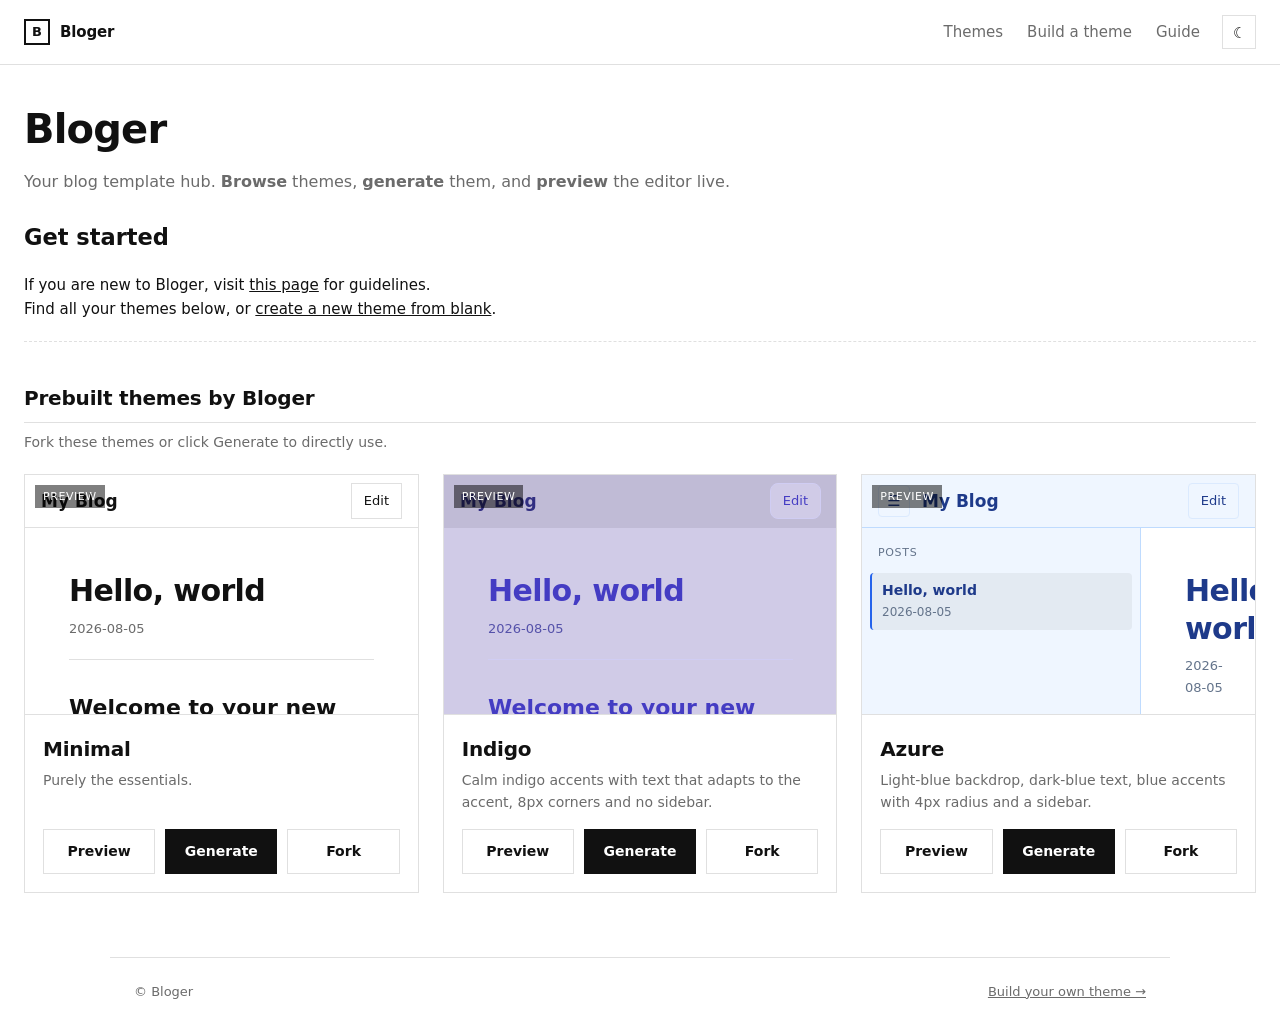
<file: index.html>
<!DOCTYPE html>
<html lang="en">
<head>
  <meta charset="UTF-8">
  <meta name="viewport" content="width=device-width, initial-scale=1.0">
  <title>Bloger — Personal Blog Template Hub</title>
  <link rel="stylesheet" href="css/tool.css">
  <script src="js/theme-mode.js"></script>
</head>
<body>
  <header id="bloger-toolbar" class="toolbar"></header>

  <main class="page">
    <h1 class="page-title">Bloger</h1>
    <p class="page-sub">
      Your blog template hub. <b>Browse</b> themes, <b>generate</b> them, and <b>preview</b> the editor live.
    </p>

    <h2>Get started</h2>
    <p>
      If you are new to Bloger, visit <a href="guideline.html">this page</a> for guidelines. <br/>
      Find all your themes below, or <a href="new-theme.html">create a new theme from blank</a>.
    </p>

    <section id="prebuilt-themes" class="section">
      <h2 class="section-title">Prebuilt themes by Bloger</h2>
      <p class="section-sub">Fork these themes or click Generate to directly use.</p>
      <div id="theme-gallery" class="theme-grid"></div>
    </section>

    <div id="gallery-error" class="msg err hidden"></div>

    <section id="saved-themes" class="section hidden">
      <h2 class="section-title">Your saved themes</h2>
      <p class="section-sub">Themes you <a href="new-theme.html">built</a> and saved in this browser. &nbsp;Readily available.</p>
      <div id="saved-grid" class="theme-grid"></div>
    </section>
  </main>

  <footer class="tool-footer">
    <span>© Bloger</span>
    <span><a href="new-theme.html">Build your own theme →</a></span>
  </footer>

  <script src="js/theme.js"></script>
  <script src="js/design.js"></script>
  <script src="js/registry.js"></script>
  <script src="js/generator.js"></script>
  <script src="js/render.js"></script>
  <script src="js/scaffold.js"></script>
  <script src="js/common.js"></script>
  <script src="js/hub.js"></script>
</body>
</html>
</file>
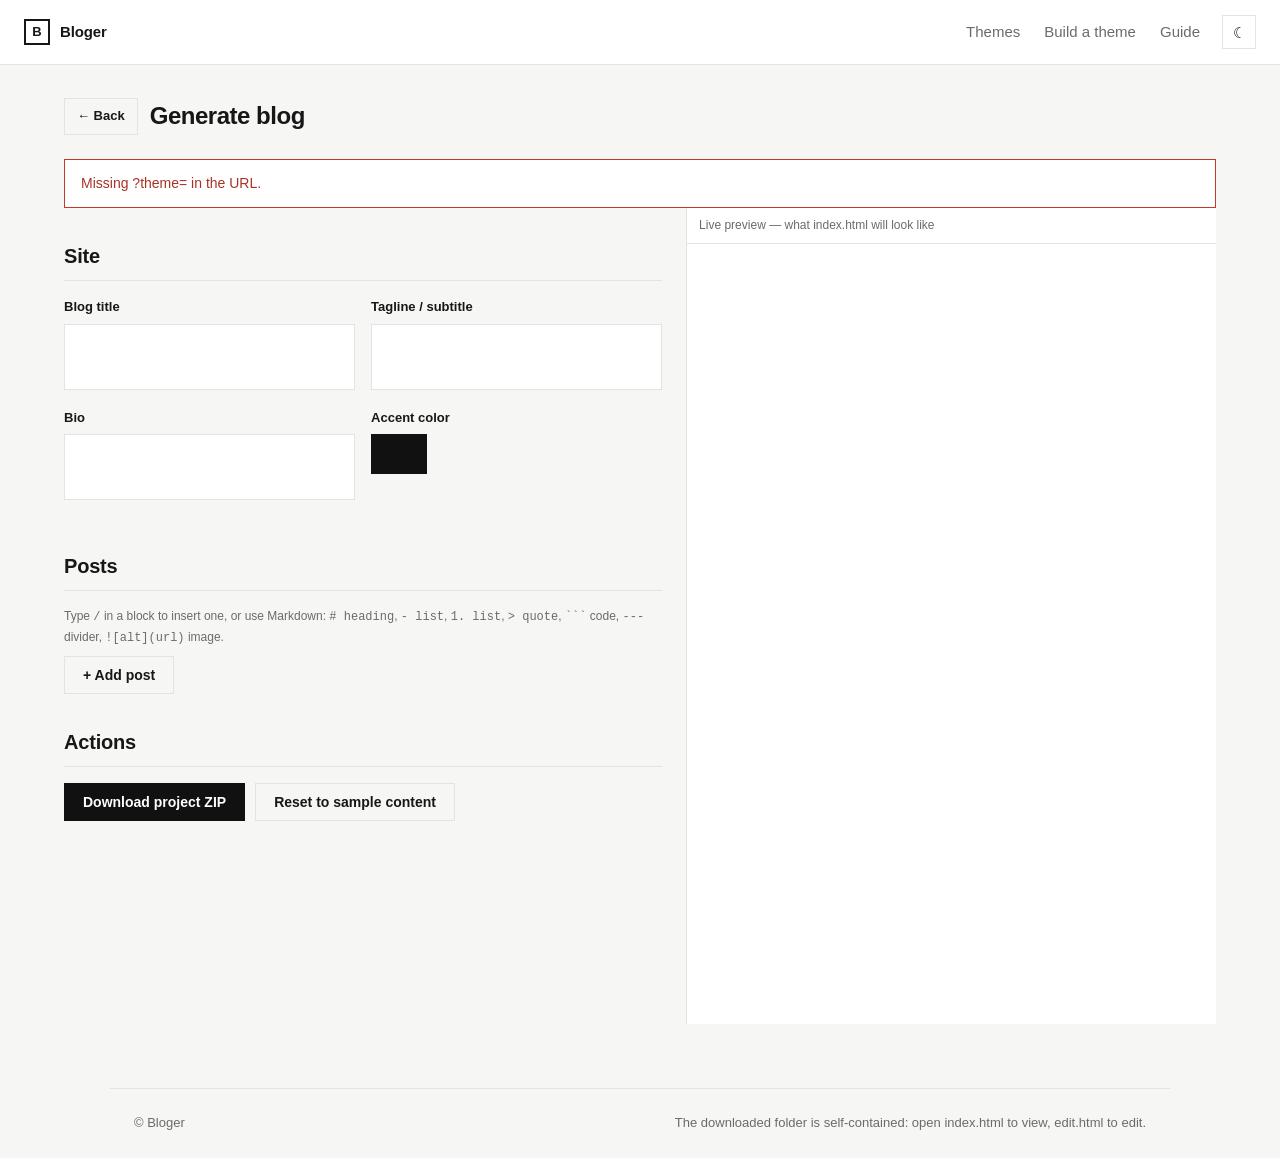
<file: generator.html>
<!DOCTYPE html>
<html lang="en">
<head>
  <meta charset="UTF-8">
  <meta name="viewport" content="width=device-width, initial-scale=1.0">
  <title>Generate — Bloger</title>
  <link rel="stylesheet" href="css/tool.css">
  <script src="js/theme-mode.js"></script>
  <link rel="stylesheet" href="project-src/editor.css">
  <style>
    .gen-layout { display: grid; grid-template-columns: minmax(0,1fr) 46%; }
    .gen-main { padding: 0 24px 64px 0; min-width: 0; }
    .gen-preview { border-left: 1px solid var(--tool-line); position: sticky; top: 62px; align-self: start; background: var(--tool-panel); }
    .gen-preview iframe { width: 100%; height: calc(100vh - 120px); border: 0; display: block; }
    .gen-actions { display: flex; gap: 10px; align-items: center; flex-wrap: wrap; }
    .site-grid { display: grid; grid-template-columns: 1fr 1fr; gap: 0 16px; }
    .post-card { border: 1px solid var(--tool-line); background: var(--tool-panel); margin-bottom: 16px; }
    .post-card-head { display: flex; gap: 8px; padding: 10px 12px; background: var(--tool-soft); border-bottom: 1px solid var(--tool-line); }
    .post-card-head input { flex: 1; border: 1px solid var(--tool-line); padding: 6px 8px; font: inherit; }
    .post-card-head input.date { flex: 0 0 140px; }
    .post-card-body { padding: 8px 12px 12px; }
    .btn-danger { color: var(--tool-warn); }
    .empty { color: var(--tool-muted); font-size: 13px; }
    .notice { font-size: 12px; color: var(--tool-muted); margin: 4px 0 8px; }

    @media (max-width: 900px) {
      .gen-layout { grid-template-columns: 1fr; }
      .gen-preview { display: none; }
    }

    /* dark mode: keep the trial block editor readable (scoped to this page,
       so the downloaded project's editor.css is untouched) */
    :root[data-theme="dark"] .be-content { color: var(--tool-ink); }
    :root[data-theme="dark"] .be-quote .be-content { color: var(--tool-muted); border-left-color: var(--tool-line); }
    :root[data-theme="dark"] .be-code .be-content { background: var(--tool-soft); color: var(--tool-ink); }
    :root[data-theme="dark"] .be-code .be-content:focus { outline-color: var(--tool-line); }
    :root[data-theme="dark"] .be-row:hover { background: rgba(255,255,255,.03); }
    :root[data-theme="dark"] .be-tool { background: var(--tool-panel); border-color: var(--tool-line); color: var(--tool-muted); }
    :root[data-theme="dark"] .be-tool:hover { background: var(--tool-soft); color: var(--tool-ink); }
    :root[data-theme="dark"] .be-list-item::before { color: var(--tool-muted); }
    :root[data-theme="dark"] .be-cell { border-color: var(--tool-line); color: var(--tool-ink); }
    :root[data-theme="dark"] .be-cell:focus { background: var(--tool-soft); }
    :root[data-theme="dark"] .be-img-url, :root[data-theme="dark"] .be-img-caption { border-color: var(--tool-line); background: var(--tool-panel); color: var(--tool-ink); }
    :root[data-theme="dark"] .be-divider { border-top-color: var(--tool-line); }
    :root[data-theme="dark"] .be-slash { background: var(--tool-panel); border-color: var(--tool-line); box-shadow: 0 8px 24px rgba(0,0,0,.5); }
    :root[data-theme="dark"] .be-slash-item:hover { background: var(--tool-soft); }
    :root[data-theme="dark"] .be-slash-label { color: var(--tool-ink); }
    :root[data-theme="dark"] .be-slash-hint { color: var(--tool-muted); }
  </style>
</head>
<body>
  <header id="bloger-toolbar" class="toolbar"></header>

  <main class="page" style="max-width:1200px">
    <div style="display:flex;align-items:center;gap:12px;margin-bottom:4px;flex-wrap:wrap">
      <a class="btn btn-sm btn-ghost" href="index.html">&larr; Back</a>
      <h1 class="page-title" style="margin:0;font-size:24px" id="theme-name">Generate blog</h1>
      <span class="muted" id="theme-meta" style="font-size:13px"></span>
    </div>
    <p class="page-sub" id="theme-desc"></p>

    <div id="generator-error" class="msg err hidden"></div>

    <div class="gen-layout">
      <div class="gen-main">
        <h2 class="section-title">Site</h2>
        <div class="site-grid">
          <div class="field"><label for="cfg-title">Blog title</label><input type="text" id="cfg-title"></div>
          <div class="field"><label for="cfg-subtitle">Tagline / subtitle</label><input type="text" id="cfg-subtitle"></div>
          <div class="field"><label for="cfg-bio">Bio</label><input type="text" id="cfg-bio"></div>
          <div class="field"><label for="cfg-accent">Accent color</label><input type="color" id="cfg-accent" value="#111111"></div>
        </div>

        <h2 class="section-title">Posts</h2>
        <p class="notice">
          Type <code>/</code> in a block to insert one, or use Markdown:
          <code># heading</code>, <code>- list</code>, <code>1. list</code>, <code>&gt; quote</code>,
          <code>```</code> code, <code>---</code> divider, <code>![alt](url)</code> image.
        </p>
        <div id="posts"></div>
        <button class="btn btn-ghost" id="add-post">+ Add post</button>

        <h2 class="section-title">Actions</h2>
        <div class="gen-actions">
          <button class="btn" id="download-btn">Download project ZIP</button>
          <button class="btn btn-ghost" id="reset">Reset to sample content</button>
        </div>
        <div id="status" class="msg hidden" style="margin-top:16px"></div>
      </div>

      <aside class="gen-preview">
        <div style="padding:8px 12px;border-bottom:1px solid var(--tool-line);font-size:12px;color:var(--tool-muted)">
          Live preview — what index.html will look like
        </div>
        <iframe id="preview-frame" title="Live preview"></iframe>
      </aside>
    </div>
  </main>

  <footer class="tool-footer">
    <span>© Bloger</span>
    <span>The downloaded folder is self-contained: open index.html to view, edit.html to edit.</span>
  </footer>

  <script src="lib/jszip.min.js"></script>
  <script src="js/theme.js"></script>
  <script src="js/design.js"></script>
  <script src="js/registry.js"></script>
  <script src="js/generator.js"></script>
  <script src="js/render.js"></script>
  <script src="js/scaffold.js"></script>
  <script src="project-src/editor.js"></script>
  <script src="js/common.js"></script>
  <script src="js/generator-page.js"></script>
</body>
</html>
</file>
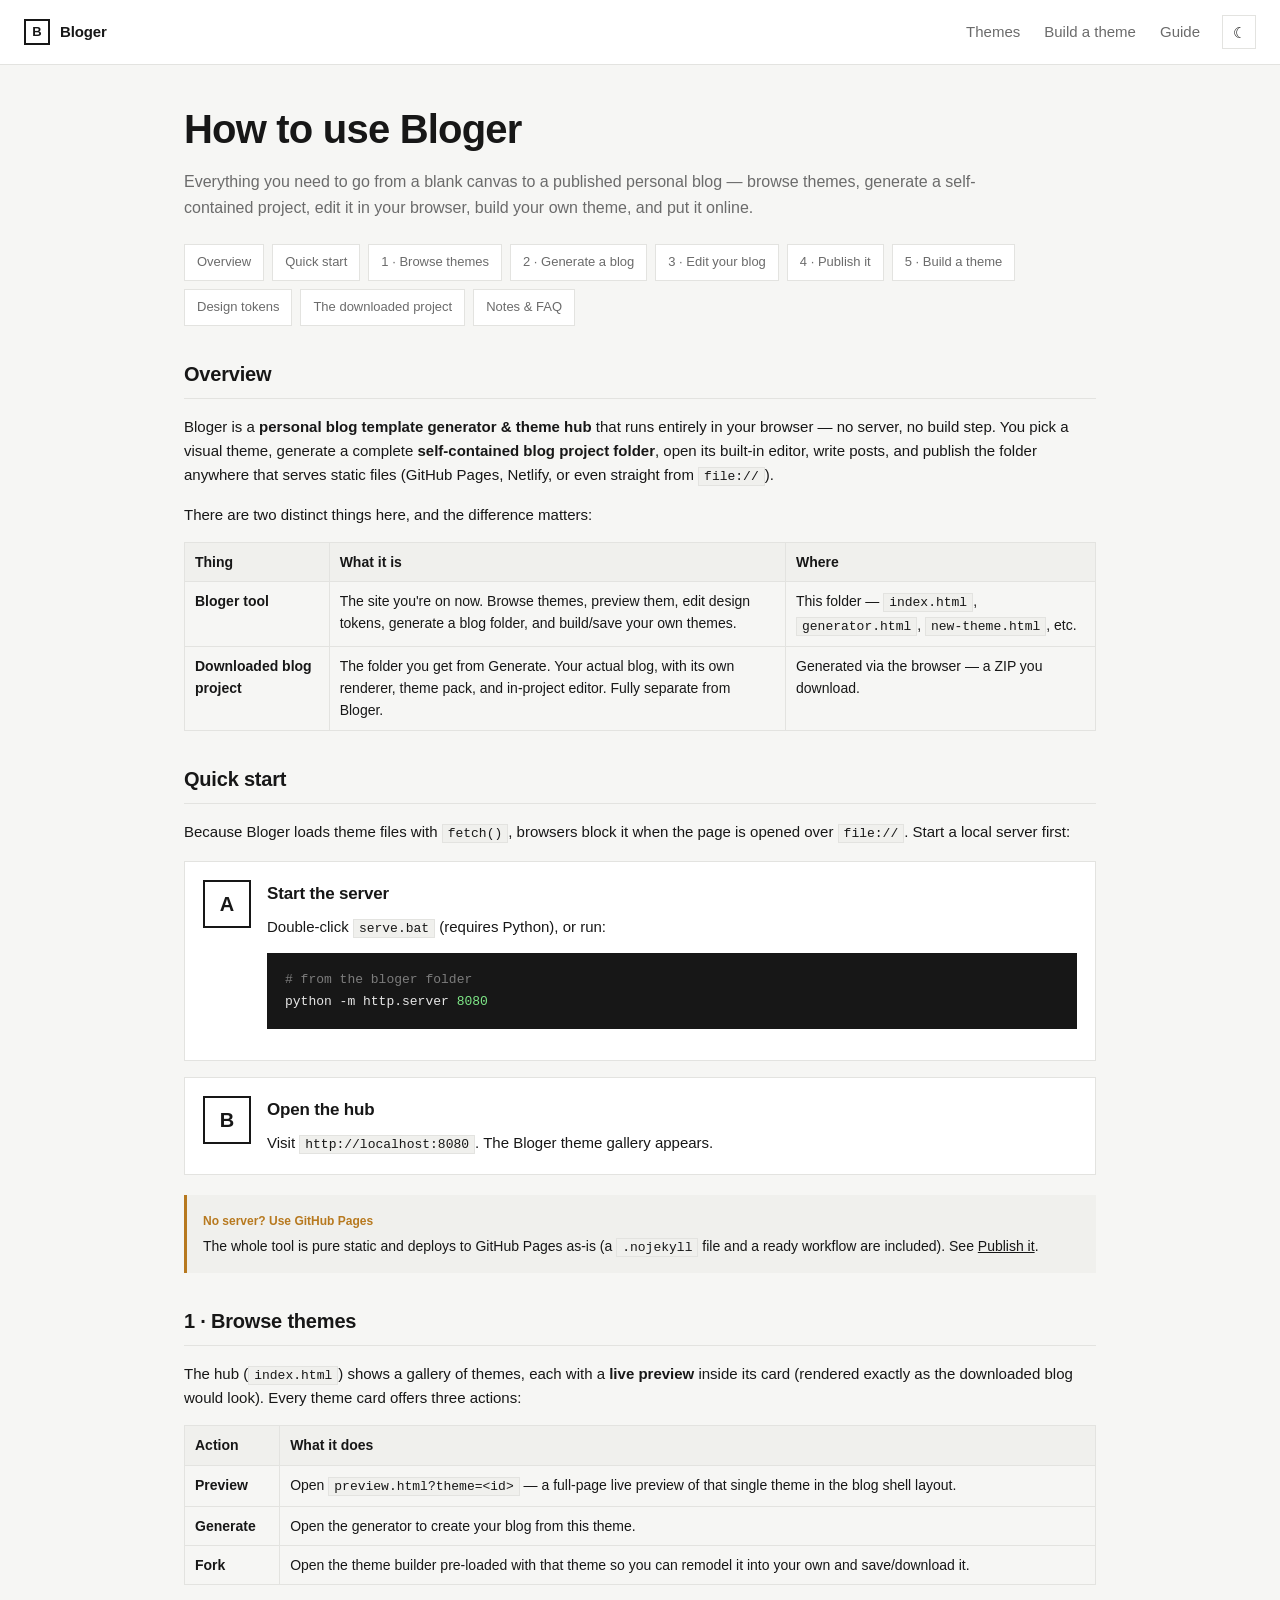
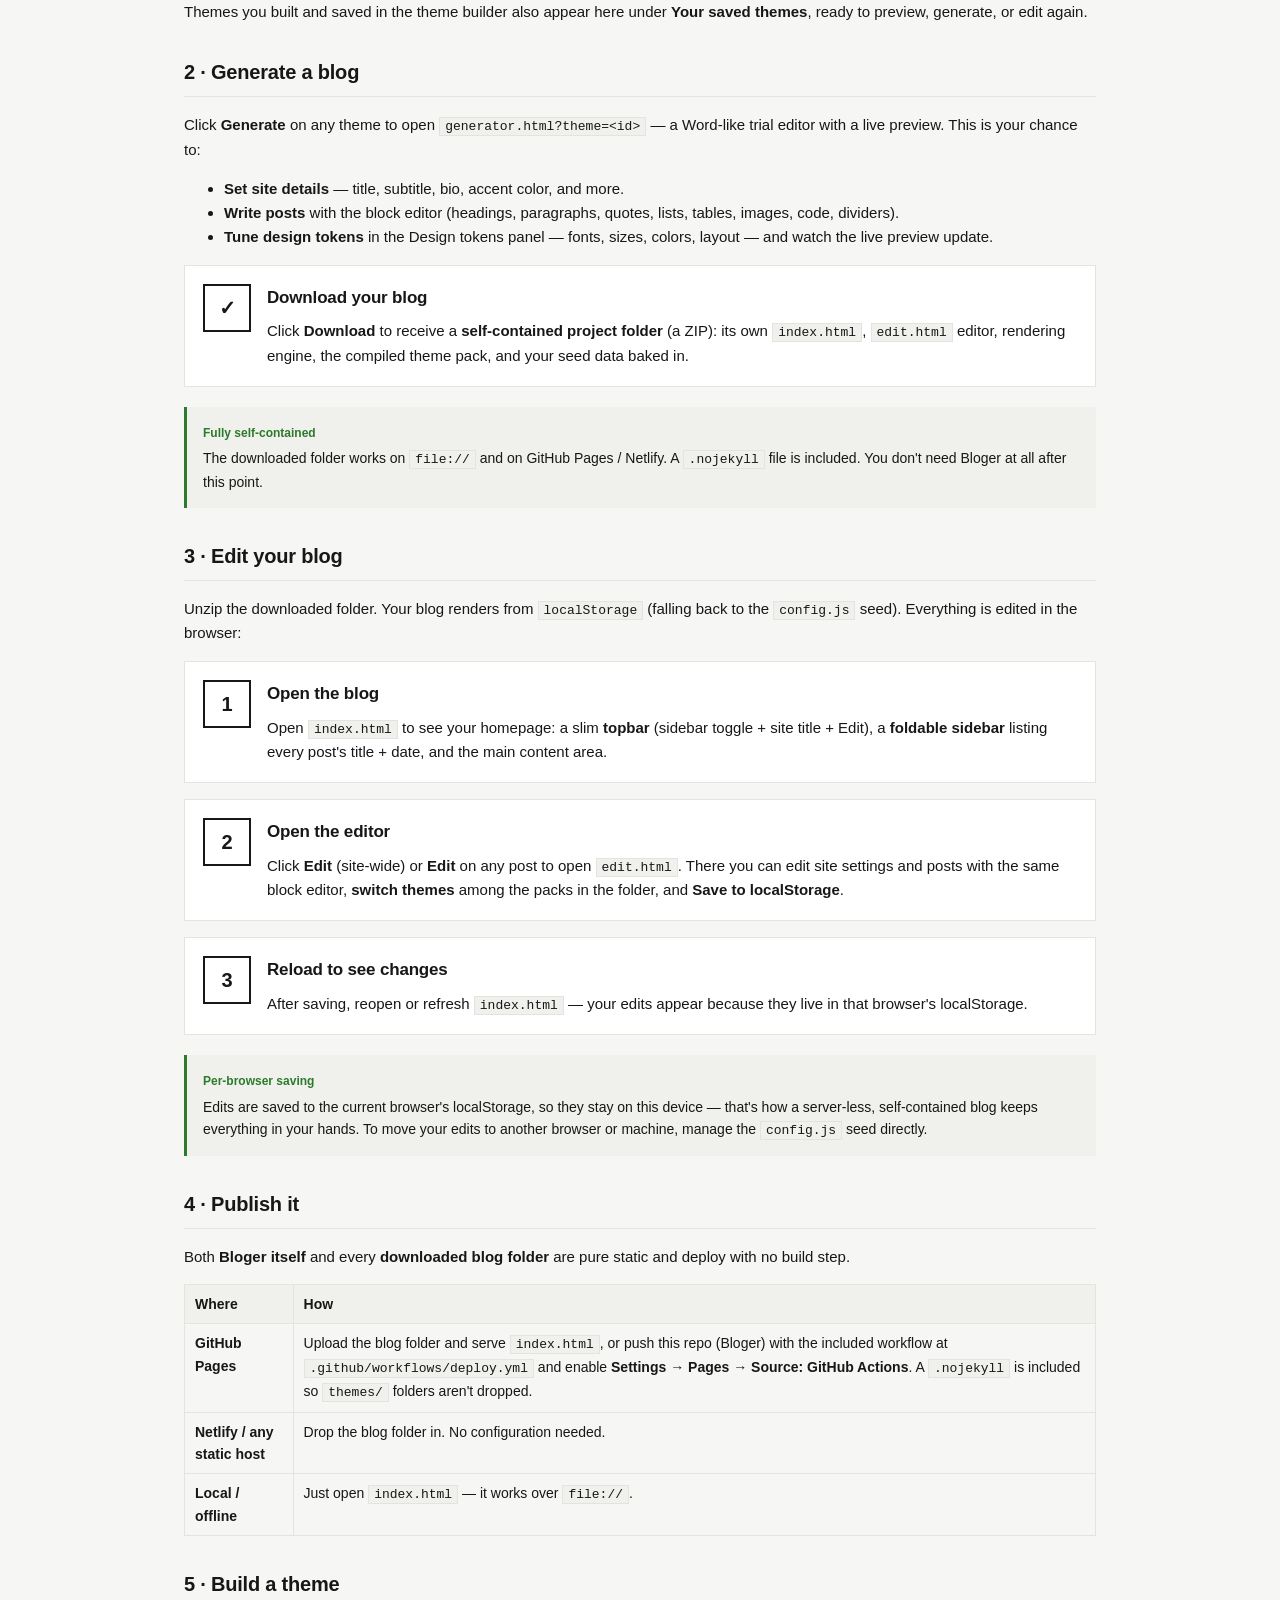
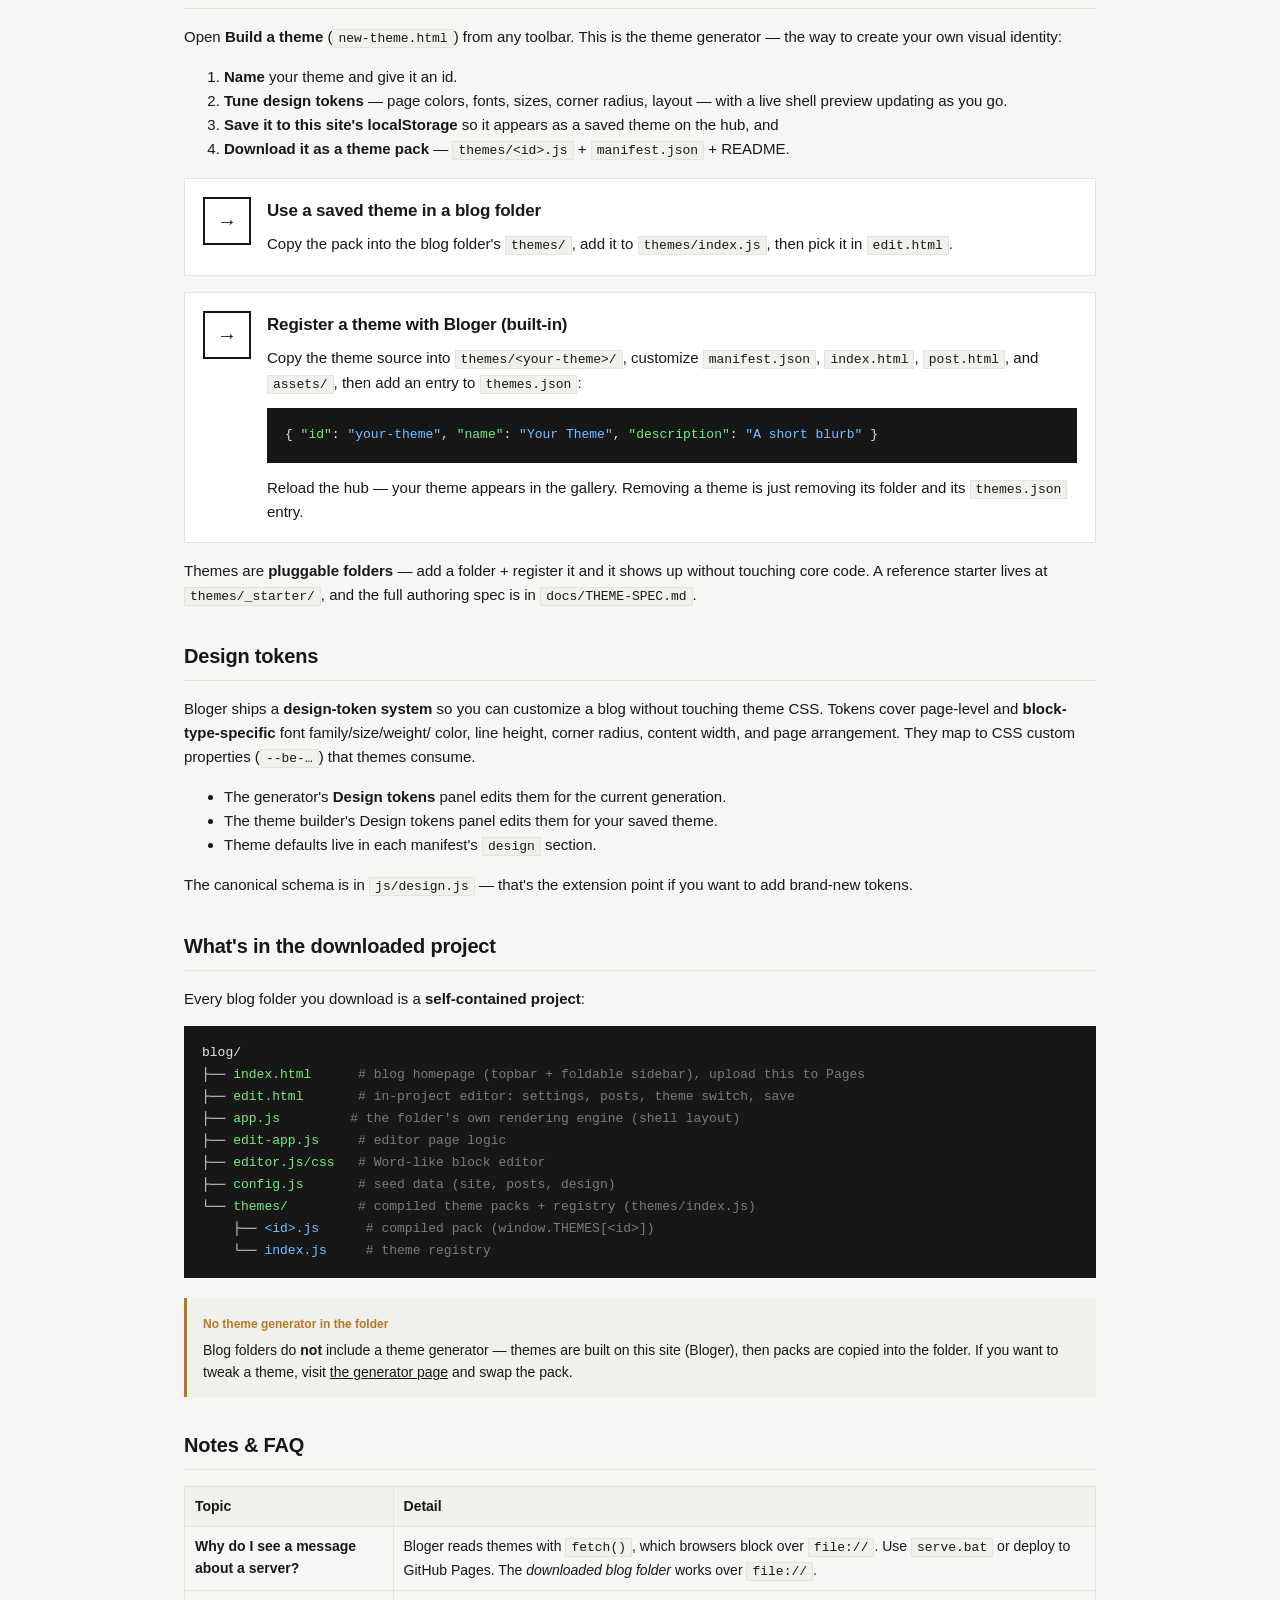
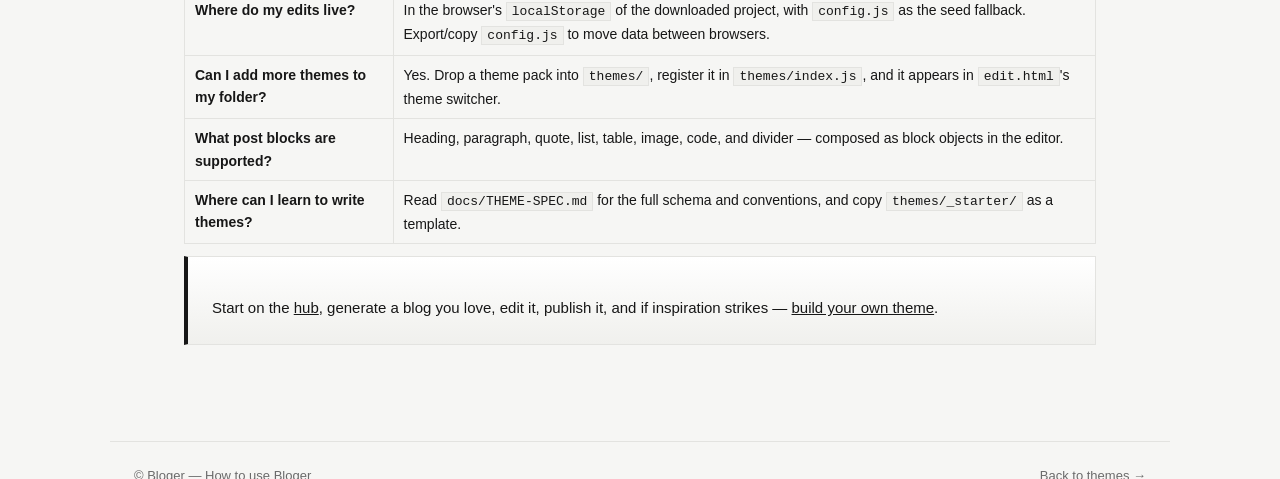
<file: guideline.html>
<!DOCTYPE html>
<html lang="en">
<head>
  <meta charset="UTF-8">
  <meta name="viewport" content="width=device-width, initial-scale=1.0">
  <title>Guideline — How to use Bloger</title>
  <link rel="stylesheet" href="css/tool.css">
  <script src="js/theme-mode.js"></script>
  <style>
    /* -------- guideline-specific styling -------- */
    .guide-hero {
      border: 1px solid var(--tool-line);
      border-left: 4px solid var(--tool-ink);
      background: linear-gradient(180deg, var(--tool-panel), var(--tool-soft));
      padding: 24px;
      margin-bottom: 32px;
    }
    .guide-hero p:last-child { margin-bottom: 0; }

    .guide-nav {
      display: flex;
      flex-wrap: wrap;
      gap: 8px;
      margin: 0 0 32px;
      padding: 0;
      list-style: none;
    }
    .guide-nav a {
      display: inline-block;
      padding: 7px 12px;
      border: 1px solid var(--tool-line);
      background: var(--tool-panel);
      color: var(--tool-muted);
      text-decoration: none;
      font-size: 13px;
    }
    .guide-nav a:hover { color: var(--tool-ink); border-color: var(--tool-ink); }

    .guide-step {
      display: grid;
      grid-template-columns: 48px 1fr;
      gap: 16px;
      margin: 16px 0;
      padding: 18px;
      border: 1px solid var(--tool-line);
      background: var(--tool-panel);
    }
    .guide-step-num {
      display: inline-flex;
      align-items: center;
      justify-content: center;
      width: 48px; height: 48px;
      border: 2px solid var(--tool-ink);
      font-weight: 800;
      font-size: 20px;
    }
    .guide-step h3 { margin: 0 0 8px; font-size: 17px; letter-spacing: -0.01em; }
    .guide-step p { margin: 0 0 8px; }
    .guide-step p:last-child { margin-bottom: 0; }

    .guide-callout {
      margin: 20px 0;
      padding: 14px 16px;
      border-left: 3px solid var(--tool-ink);
      background: var(--tool-soft);
      font-size: 14px;
    }
    .guide-callout.tip   { border-left-color: #2c7a2c; }
    .guide-callout.warn  { border-left-color: #b7791f; }
    .guide-callout .label {
      display: inline-block;
      font-size: 12px;
      font-weight: 700;
      margin-bottom: 4px;
    }
    .guide-callout.tip  .label { color: #2c7a2c; }
    .guide-callout.warn .label { color: #b7791f; }

    :root[data-theme="dark"] .guide-callout.tip   { border-left-color: #4caf50; }
    :root[data-theme="dark"] .guide-callout.warn  { border-left-color: #f0a45d; }
    :root[data-theme="dark"] .guide-callout.tip  .label { color: #81c784; }
    :root[data-theme="dark"] .guide-callout.warn .label { color: #ffb74d; }

    code.inline {
      background: var(--tool-soft);
      border: 1px solid var(--tool-line);
      padding: 1px 5px;
      font-family: ui-monospace, SFMono-Regular, Consolas, Menlo, monospace;
      font-size: 13px;
    }
    .files {
      font-family: ui-monospace, SFMono-Regular, Consolas, Menlo, monospace;
      font-size: 13px;
      line-height: 1.7;
      background: #171717;
      color: #e6e6e6;
      padding: 16px 18px;
      overflow-x: auto;
    }
    .files .c { color: #7c7c7c; }
    .files .k { color: #7ee787; }
    .files .f { color: #79c0ff; }
    .mini-table { width: 100%; border-collapse: collapse; font-size: 14px; margin: 12px 0; }
    .mini-table th, .mini-table td {
      text-align: left;
      padding: 8px 10px;
      border: 1px solid var(--tool-line);
      vertical-align: top;
    }
    .mini-table th { background: var(--tool-soft); font-weight: 700; }
  </style>
</head>
<body>
  <header id="bloger-toolbar" class="toolbar"></header>

  <main class="page page-narrow">
    <h1 class="page-title">How to use Bloger</h1>
    <p class="page-sub">
      Everything you need to go from a blank canvas to a published personal blog — browse
      themes, generate a self-contained project, edit it in your browser, build your own
      theme, and put it online.
    </p>

    <ul class="guide-nav">
      <li><a href="#overview">Overview</a></li>
      <li><a href="#quickstart">Quick start</a></li>
      <li><a href="#browse">1 · Browse themes</a></li>
      <li><a href="#generate">2 · Generate a blog</a></li>
      <li><a href="#edit">3 · Edit your blog</a></li>
      <li><a href="#deploy">4 · Publish it</a></li>
      <li><a href="#themes">5 · Build a theme</a></li>
      <li><a href="#tokens">Design tokens</a></li>
      <li><a href="#projects">The downloaded project</a></li>
      <li><a href="#faq">Notes &amp; FAQ</a></li>
    </ul>

    <!-- ================= Overview ================= -->
    <section id="overview">
      <h2 class="section-title">Overview</h2>
      <p>
        Bloger is a <b>personal blog template generator &amp; theme hub</b> that runs entirely
        in your browser — no server, no build step. You pick a visual theme, generate a
        complete <b>self-contained blog project folder</b>, open its built-in editor, write
        posts, and publish the folder anywhere that serves static files (GitHub Pages,
        Netlify, or even straight from <code class="inline">file://</code>).
      </p>
      <p>There are two distinct things here, and the difference matters:</p>
      <table class="mini-table">
        <thead>
          <tr><th>Thing</th><th>What it is</th><th>Where</th></tr>
        </thead>
        <tbody>
          <tr>
            <td><b>Bloger tool</b></td>
            <td>The site you're on now. Browse themes, preview them, edit design tokens,
                generate a blog folder, and build/save your own themes.</td>
            <td>This folder — <code class="inline">index.html</code>, <code class="inline">generator.html</code>, <code class="inline">new-theme.html</code>, etc.</td>
          </tr>
          <tr>
            <td><b>Downloaded blog project</b></td>
            <td>The folder you get from Generate. Your actual blog, with its own renderer,
                theme pack, and in-project editor. Fully separate from Bloger.</td>
            <td>Generated via the browser — a ZIP you download.</td>
          </tr>
        </tbody>
      </table>
    </section>

    <!-- ================= Quick start ================= -->
    <section id="quickstart">
      <h2 class="section-title">Quick start</h2>
      <p>
        Because Bloger loads theme files with <code class="inline">fetch()</code>, browsers
        block it when the page is opened over <code class="inline">file://</code>. Start a local
        server first:
      </p>
      <div class="guide-step">
        <div class="guide-step-num">A</div>
        <div>
          <h3>Start the server</h3>
          <p>Double-click <code class="inline">serve.bat</code> (requires Python), or run:</p>
          <pre class="files"><span class="c"># from the bloger folder</span>
python -m http.server <span class="k">8080</span></pre>
        </div>
      </div>
      <div class="guide-step">
        <div class="guide-step-num">B</div>
        <div>
          <h3>Open the hub</h3>
          <p>Visit <code class="inline">http://localhost:8080</code>. The Bloger theme gallery appears.</p>
        </div>
      </div>
      <div class="guide-callout warn">
        <span class="label">No server? Use GitHub Pages</span><br>
        The whole tool is pure static and deploys to GitHub Pages as-is (a
        <code class="inline">.nojekyll</code> file and a ready workflow are included). See
        <a href="#deploy">Publish it</a>.
      </div>
    </section>

    <!-- ================= 1 · Browse ================= -->
    <section id="browse">
      <h2 class="section-title">1 · Browse themes</h2>
      <p>
        The hub (<code class="inline">index.html</code>) shows a gallery of themes, each with a
        <b>live preview</b> inside its card (rendered exactly as the downloaded blog would look).
        Every theme card offers three actions:
      </p>
      <table class="mini-table">
        <thead><tr><th>Action</th><th>What it does</th></tr></thead>
        <tbody>
          <tr><td><b>Preview</b></td><td>Open <code class="inline">preview.html?theme=&lt;id&gt;</code> — a full-page
              live preview of that single theme in the blog shell layout.</td></tr>
          <tr><td><b>Generate</b></td><td>Open the generator to create your blog from this theme.</td></tr>
          <tr><td><b>Fork</b></td><td>Open the theme builder pre-loaded with that theme so you can remodel it
              into your own and save/download it.</td></tr>
        </tbody>
      </table>
      <p>
        Themes you built and saved in the theme builder also appear here under
        <b>Your saved themes</b>, ready to preview, generate, or edit again.
      </p>
    </section>

    <!-- ================= 2 · Generate ================= -->
    <section id="generate">
      <h2 class="section-title">2 · Generate a blog</h2>
      <p>Click <b>Generate</b> on any theme to open <code class="inline">generator.html?theme=&lt;id&gt;</code> — a
        Word-like trial editor with a live preview. This is your chance to:</p>
      <ul>
        <li><b>Set site details</b> — title, subtitle, bio, accent color, and more.</li>
        <li><b>Write posts</b> with the block editor (headings, paragraphs, quotes, lists, tables, images, code, dividers).</li>
        <li><b>Tune design tokens</b> in the Design tokens panel — fonts, sizes, colors, layout — and watch the live preview update.</li>
      </ul>
      <div class="guide-step">
        <div class="guide-step-num">✓</div>
        <div>
          <h3>Download your blog</h3>
          <p>
            Click <b>Download</b> to receive a <b>self-contained project folder</b> (a ZIP): its
            own <code class="inline">index.html</code>, <code class="inline">edit.html</code> editor,
            rendering engine, the compiled theme pack, and your seed data baked in.
          </p>
        </div>
      </div>
      <div class="guide-callout tip">
        <span class="label">Fully self-contained</span><br>
        The downloaded folder works on <code class="inline">file://</code> and on GitHub Pages /
        Netlify. A <code class="inline">.nojekyll</code> file is included. You don't need Bloger
        at all after this point.
      </div>
    </section>

    <!-- ================= 3 · Edit ================= -->
    <section id="edit">
      <h2 class="section-title">3 · Edit your blog</h2>
      <p>Unzip the downloaded folder. Your blog renders from <code class="inline">localStorage</code>
        (falling back to the <code class="inline">config.js</code> seed). Everything is edited in the
        browser:</p>
      <div class="guide-step">
        <div class="guide-step-num">1</div>
        <div>
          <h3>Open the blog</h3>
          <p>Open <code class="inline">index.html</code> to see your homepage: a slim <b>topbar</b>
             (sidebar toggle + site title + Edit), a <b>foldable sidebar</b> listing every post's
             title + date, and the main content area.</p>
        </div>
      </div>
      <div class="guide-step">
        <div class="guide-step-num">2</div>
        <div>
          <h3>Open the editor</h3>
          <p>Click <b>Edit</b> (site-wide) or <b>Edit</b> on any post to open
             <code class="inline">edit.html</code>. There you can edit site settings and posts with
             the same block editor, <b>switch themes</b> among the packs in the folder, and
             <b>Save to localStorage</b>.</p>
        </div>
      </div>
      <div class="guide-step">
        <div class="guide-step-num">3</div>
        <div>
          <h3>Reload to see changes</h3>
          <p>After saving, reopen or refresh <code class="inline">index.html</code> — your edits appear
             because they live in that browser's localStorage.</p>
        </div>
      </div>
      <div class="guide-callout tip">
        <span class="label">Per-browser saving</span><br>
        Edits are saved to the current browser's localStorage, so they stay on this device — that's
        how a server-less, self-contained blog keeps everything in your hands. To move your edits to
        another browser or machine, manage the <code class="inline">config.js</code> seed directly.
      </div>
    </section>

    <!-- ================= 4 · Deploy ================= -->
    <section id="deploy">
      <h2 class="section-title">4 · Publish it</h2>
      <p>Both <b>Bloger itself</b> and every <b>downloaded blog folder</b> are pure static and
        deploy with no build step.</p>
      <table class="mini-table">
        <thead>
          <tr><th>Where</th><th>How</th></tr>
        </thead>
        <tbody>
          <tr><td><b>GitHub Pages</b></td><td>Upload the blog folder and serve <code class="inline">index.html</code>, or
              push this repo (Bloger) with the included workflow at
              <code class="inline">.github/workflows/deploy.yml</code> and enable
              <b>Settings → Pages → Source: GitHub Actions</b>. A <code class="inline">.nojekyll</code>
              is included so <code class="inline">themes/</code> folders aren't dropped.</td></tr>
          <tr><td><b>Netlify / any static host</b></td><td>Drop the blog folder in. No configuration needed.</td></tr>
          <tr><td><b>Local / offline</b></td><td>Just open <code class="inline">index.html</code> — it works over <code class="inline">file://</code>.</td></tr>
        </tbody>
      </table>
    </section>

    <!-- ================= 5 · Build a theme ================= -->
    <section id="themes">
      <h2 class="section-title">5 · Build a theme</h2>
      <p>
        Open <b>Build a theme</b> (<code class="inline">new-theme.html</code>) from any toolbar. This is
        the theme generator — the way to create your own visual identity:
      </p>
      <ol>
        <li><b>Name</b> your theme and give it an id.</li>
        <li><b>Tune design tokens</b> — page colors, fonts, sizes, corner radius, layout — with a
            live shell preview updating as you go.</li>
        <li><b>Save it to this site's localStorage</b> so it appears as a saved theme on the hub, and</li>
        <li><b>Download it as a theme pack</b> — <code class="inline">themes/&lt;id&gt;.js</code> +
            <code class="inline">manifest.json</code> + README.</li>
      </ol>
      <div class="guide-step">
        <div class="guide-step-num">→</div>
        <div>
          <h3>Use a saved theme in a blog folder</h3>
          <p>Copy the pack into the blog folder's <code class="inline">themes/</code>, add it to
             <code class="inline">themes/index.js</code>, then pick it in
             <code class="inline">edit.html</code>.</p>
        </div>
      </div>
      <div class="guide-step">
        <div class="guide-step-num">→</div>
        <div>
          <h3>Register a theme with Bloger (built-in)</h3>
          <p>Copy the theme source into <code class="inline">themes/&lt;your-theme&gt;/</code>,
             customize <code class="inline">manifest.json</code>, <code class="inline">index.html</code>,
             <code class="inline">post.html</code>, and <code class="inline">assets/</code>, then add
             an entry to <code class="inline">themes.json</code>:</p>
          <pre class="files">{ <span class="k">"id"</span>: <span class="f">"your-theme"</span>, <span class="k">"name"</span>: <span class="f">"Your Theme"</span>, <span class="k">"description"</span>: <span class="f">"A short blurb"</span> }</pre>
          <p>Reload the hub — your theme appears in the gallery. Removing a theme is just removing
             its folder and its <code class="inline">themes.json</code> entry.</p>
        </div>
      </div>
      <p>
        Themes are <b>pluggable folders</b> — add a folder + register it and it shows up without
        touching core code. A reference starter lives at
        <code class="inline">themes/_starter/</code>, and the full authoring spec is in
        <code class="inline">docs/THEME-SPEC.md</code>.
      </p>
    </section>

    <!-- ================= Design tokens ================= -->
    <section id="tokens">
      <h2 class="section-title">Design tokens</h2>
      <p>
        Bloger ships a <b>design-token system</b> so you can customize a blog without touching
        theme CSS. Tokens cover page-level and <b>block-type-specific</b> font family/size/weight/
        color, line height, corner radius, content width, and page arrangement. They map to CSS
        custom properties (<code class="inline">--be-…</code>) that themes consume.
      </p>
      <ul>
        <li>The generator's <b>Design tokens</b> panel edits them for the current generation.</li>
        <li>The theme builder's Design tokens panel edits them for your saved theme.</li>
        <li>Theme defaults live in each manifest's <code class="inline">design</code> section.</li>
      </ul>
      <p>The canonical schema is in <code class="inline">js/design.js</code> — that's the extension
        point if you want to add brand-new tokens.</p>
    </section>

    <!-- ================= Downloaded project ================= -->
    <section id="projects">
      <h2 class="section-title">What's in the downloaded project</h2>
      <p>Every blog folder you download is a <b>self-contained project</b>:</p>
      <pre class="files">blog/
├── <span class="k">index.html</span>      <span class="c"># blog homepage (topbar + foldable sidebar), upload this to Pages</span>
├── <span class="k">edit.html</span>       <span class="c"># in-project editor: settings, posts, theme switch, save</span>
├── <span class="k">app.js</span>         <span class="c"># the folder's own rendering engine (shell layout)</span>
├── <span class="k">edit-app.js</span>     <span class="c"># editor page logic</span>
├── <span class="k">editor.js/css</span>   <span class="c"># Word-like block editor</span>
├── <span class="k">config.js</span>       <span class="c"># seed data (site, posts, design)</span>
└── <span class="k">themes/</span>         <span class="c"># compiled theme packs + registry (themes/index.js)</span>
    ├── <span class="f">&lt;id&gt;.js</span>      <span class="c"># compiled pack (window.THEMES[&lt;id&gt;])</span>
    └── <span class="f">index.js</span>     <span class="c"># theme registry</span></pre>
      <div class="guide-callout warn">
        <span class="label">No theme generator in the folder</span><br>
        Blog folders do <b>not</b> include a theme generator — themes are built on this site
        (Bloger), then packs are copied into the folder. If you want to tweak a theme, visit
        <a href="generator.html">the generator page</a> and swap the pack.
      </div>
    </section>

    <!-- ================= FAQ ================= -->
    <section id="faq">
      <h2 class="section-title">Notes &amp; FAQ</h2>
      <table class="mini-table">
        <thead><tr><th>Topic</th><th>Detail</th></tr></thead>
        <tbody>
          <tr>
            <td><b>Why do I see a message about a server?</b></td>
            <td>Bloger reads themes with <code class="inline">fetch()</code>, which browsers block
                over <code class="inline">file://</code>. Use <code class="inline">serve.bat</code>
                or deploy to GitHub Pages. The <i>downloaded blog folder</i> works over
                <code class="inline">file://</code>.</td>
          </tr>
          <tr>
            <td><b>Where do my edits live?</b></td>
            <td>In the browser's <code class="inline">localStorage</code> of the downloaded project,
                with <code class="inline">config.js</code> as the seed fallback. Export/copy
                <code class="inline">config.js</code> to move data between browsers.</td>
          </tr>
          <tr>
            <td><b>Can I add more themes to my folder?</b></td>
            <td>Yes. Drop a theme pack into <code class="inline">themes/</code>, register it in
                <code class="inline">themes/index.js</code>, and it appears in
                <code class="inline">edit.html</code>'s theme switcher.</td>
          </tr>
          <tr>
            <td><b>What post blocks are supported?</b></td>
            <td>Heading, paragraph, quote, list, table, image, code, and divider — composed as block
                objects in the editor.</td>
          </tr>
          <tr>
            <td><b>Where can I learn to write themes?</b></td>
            <td>Read <code class="inline">docs/THEME-SPEC.md</code> for the full schema and
                conventions, and copy <code class="inline">themes/_starter/</code> as a template.</td>
          </tr>
        </tbody>
      </table>
    </section>

    <div class="guide-hero">
      <p>Start on the <a href="index.html">hub</a>, generate a blog you love, edit
      it, publish it, and if inspiration strikes — <a href="new-theme.html">build your own theme</a>.</p>
    </div>
  </main>

  <footer class="tool-footer">
    <span>© Bloger — How to use Bloger</span>
    <span><a href="index.html">Back to themes →</a></span>
  </footer>

  <script src="js/common.js"></script>
</body>
</html>
</file>
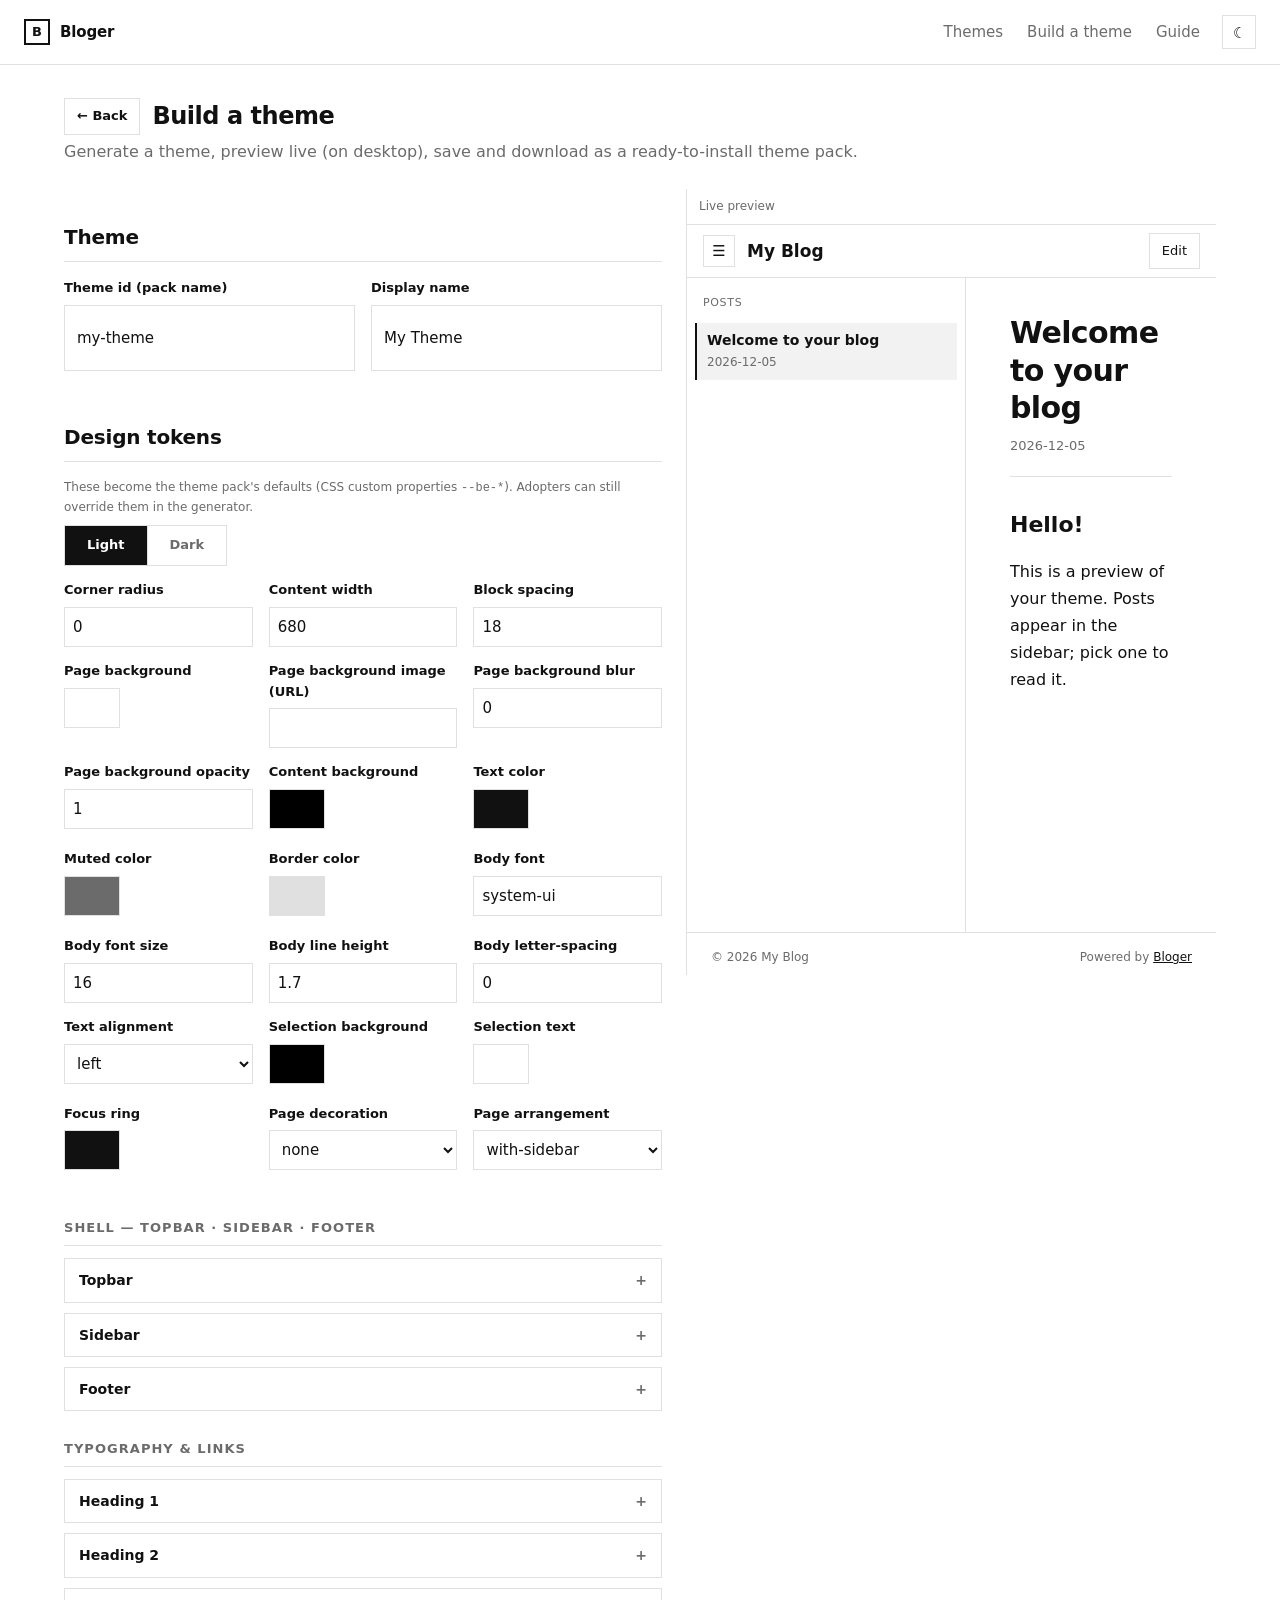
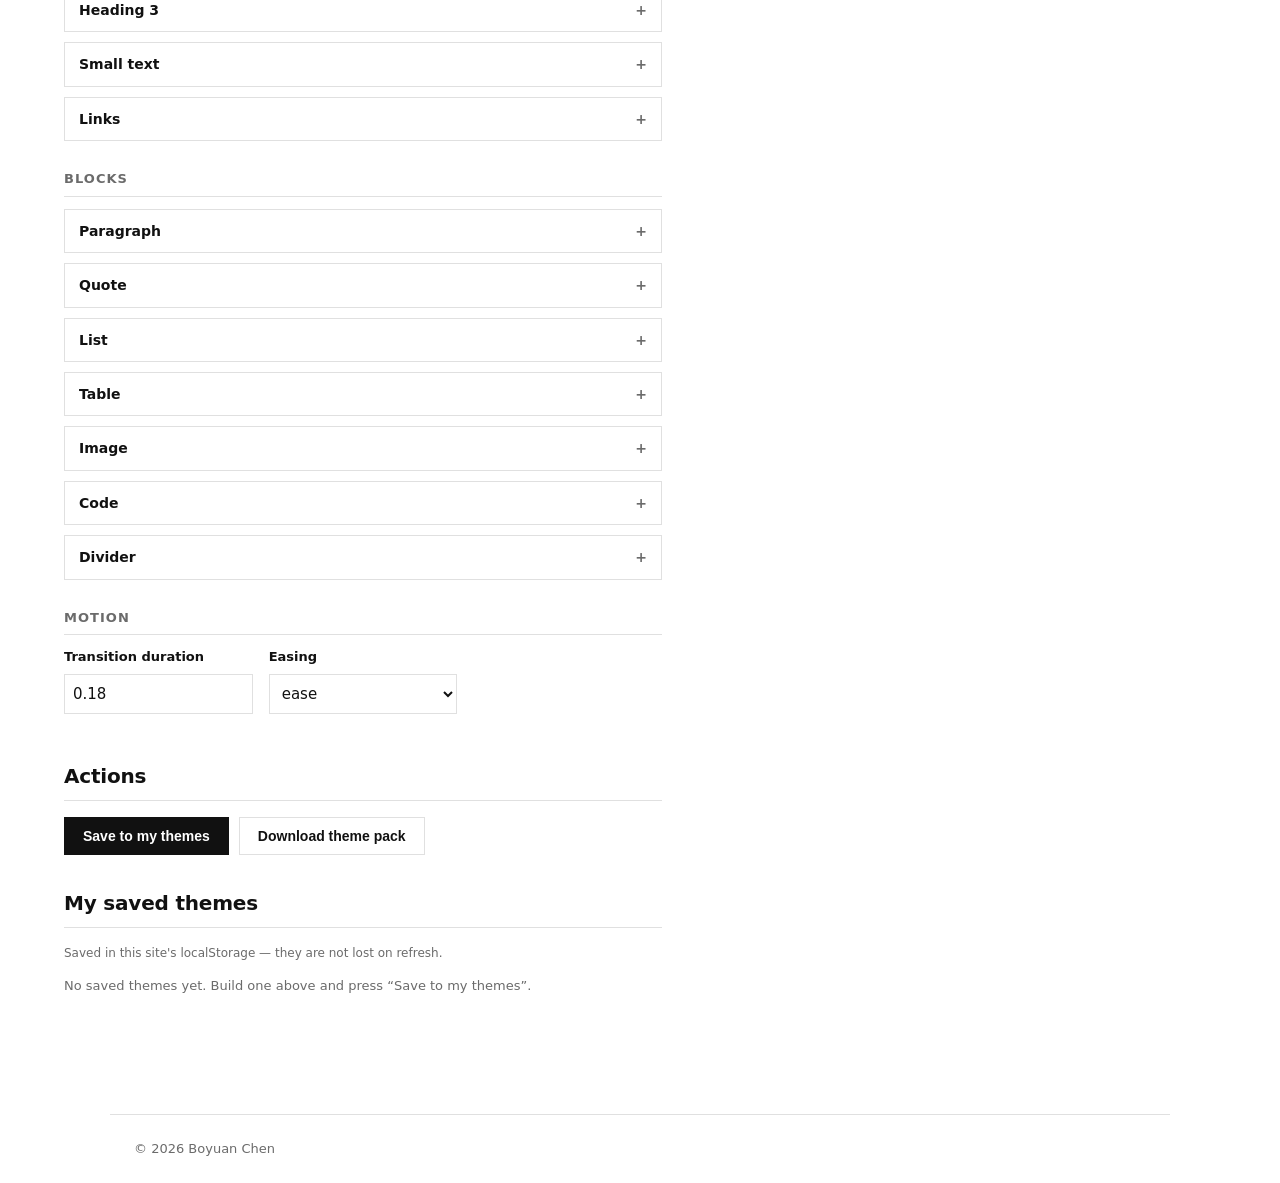
<file: new-theme.html>
<!DOCTYPE html>
<html lang="en">
<head>
  <meta charset="UTF-8">
  <meta name="viewport" content="width=device-width, initial-scale=1.0">
  <title>Build a theme — Bloger</title>
  <link rel="stylesheet" href="css/tool.css">
  <script src="js/theme-mode.js"></script>
  <style>
    .gen-layout { display: grid; grid-template-columns: minmax(0,1fr) 46%; }
    .gen-main { padding: 0 24px 40px 0; min-width: 0; }
    .gen-preview { border-left: 1px solid var(--tool-line); position: sticky; top: 62px; align-self: start; background: var(--tool-panel); }
    .gen-preview iframe { width: 100%; height: calc(100vh - 150px); border: 0; display: block; }
    .design-page { display: grid; grid-template-columns: repeat(3, 1fr); gap: 0 16px; }
    .design-page .field { margin-bottom: 14px; }
    .design-block { border: 1px solid var(--tool-line); background: var(--tool-panel); margin-bottom: 10px; border-radius: var(--radius, 0px); }
    .design-block summary { cursor: pointer; padding: 10px 14px; font-weight: 600; font-size: 14px; list-style: none; display: flex; align-items: center; justify-content: space-between; }
    .design-block summary::-webkit-details-marker { display: none; }
    .design-block summary::after { content: "+"; color: var(--tool-muted); }
    .design-block[open] summary::after { content: "–"; }
    .design-block .design-block-body { display: grid; grid-template-columns: repeat(3, 1fr); gap: 0 16px; padding: 4px 14px 14px; }
    .design-block .field { margin-bottom: 12px; }.saved-row { display: flex; align-items: center; gap: 12px; padding: 10px 14px; border: 1px solid var(--tool-line); background: var(--tool-panel); margin-bottom: 8px; border-radius: var(--radius, 0px); }
    .saved-info { flex: 1; min-width: 0; }
    .saved-name { font-weight: 600; }
    .saved-id { color: var(--tool-muted); font-size: 12px; margin-left: 8px; }
    .saved-actions { display: flex; gap: 8px; }
    .empty { color: var(--tool-muted); font-size: 13px; }
    .notice { font-size: 12px; color: var(--tool-muted); margin: 4px 0 8px; }
    .mode-tabs { display: inline-flex; border: 1px solid var(--tool-line); margin-bottom: 14px; }
    .mode-tab {
      background: var(--tool-panel);
      color: var(--tool-muted);
      border: 0;
      border-right: 1px solid var(--tool-line);
      padding: 9px 22px;
      font: inherit;
      font-size: 13px;
      font-weight: 600;
      cursor: pointer;
    }
    .mode-tab:last-child { border-right: 0; }
    .mode-tab:hover { color: var(--tool-ink); }
    .mode-tab.active { background: var(--tool-ink); color: var(--tool-bg); }
    .dark-sync { display: flex; flex-direction: column; gap: 4px; margin-bottom: 14px; padding: 12px 14px; border: 1px solid var(--tool-line); background: var(--tool-panel); }
    .dark-sync-label { display: flex; align-items: center; gap: 8px; font-size: 13px; font-weight: 600; cursor: pointer; }
    .dark-sync-label input[type="checkbox"] { width: auto; height: auto; accent-color: var(--tool-accent); }
    .dark-sync .notice { margin: 2px 0 0 24px; }
    @media (max-width: 1200px) { .gen-layout { grid-template-columns: 1fr; } .gen-preview { display: none; } .design-page, .design-block .design-block-body { grid-template-columns: repeat(4, 1fr); } }
    @media (max-width: 800px) { .design-page, .design-block .design-block-body { grid-template-columns: repeat(3, 1fr); } }
    @media (max-width: 650px) { .design-page, .design-block .design-block-body { grid-template-columns: repeat(2, 1fr); } }
    @media (max-width: 500px) { .design-page, .design-block .design-block-body { grid-template-columns: 1fr; } }
  </style>
</head>
<body>
  <header id="bloger-toolbar" class="toolbar"></header>

  <main class="page" style="max-width:1200px">
    <div style="display:flex;align-items:center;gap:12px;margin-bottom:4px;flex-wrap:wrap">
      <a class="btn btn-sm btn-ghost" href="index.html">&larr; Back</a>
      <h1 class="page-title" style="margin:0;font-size:24px">Build a theme</h1>
    </div>
    <p class="page-sub">
      Generate a theme, preview live (on desktop), save and download as a
      ready-to-install theme pack.
    </p>

    <div id="builder-error" class="msg err hidden"></div>

    <div class="gen-layout">
      <div class="gen-main">
        <h2 class="section-title">Theme</h2>
        <div class="grid-2">
          <div class="field"><label for="theme-id">Theme id (pack name)</label><input type="text" id="theme-id" value="my-theme" placeholder="my-theme"></div>
          <div class="field"><label for="theme-name">Display name</label><input type="text" id="theme-name" value="My Theme" placeholder="My Theme"></div>
        </div>

        <h2 class="section-title">Design tokens</h2>
        <p class="notice">
          These become the theme pack's defaults (CSS custom properties <code>--be-*</code>).
          Adopters can still override them in the generator.
        </p>
        <div class="mode-tabs" id="mode-tabs">
          <button class="mode-tab active" type="button" data-mode="light">Light</button>
          <button class="mode-tab" type="button" data-mode="dark">Dark</button>
        </div>
        <div class="dark-sync hidden" id="dark-sync">
          <label class="dark-sync-label">
            <input type="checkbox" id="dark-sync-check" checked>
            Sync dark mode with Light
          </label>
          <p class="notice" id="dark-sync-note">
            Dark colors are derived from your Light settings automatically — set a custom
            page background and the dark preview follows it.
          </p>
        </div>
        <div id="design-panel"></div>
        <div id="dark-panel" class="hidden"></div>

        <h2 class="section-title">Actions</h2>
        <div class="gen-actions" style="display:flex;gap:10px;flex-wrap:wrap">
          <button class="btn" id="save-btn">Save to my themes</button>
          <button class="btn btn-ghost" id="download-btn">Download theme pack</button>
        </div>
        <div id="status" class="msg hidden" style="margin-top:14px"></div>

        <h2 class="section-title">My saved themes</h2>
        <p class="notice">Saved in this site's localStorage — they are not lost on refresh.</p>
        <div id="saved-list"></div>
      </div>

      <aside class="gen-preview">
        <div style="padding:8px 12px;border-bottom:1px solid var(--tool-line);font-size:12px;color:var(--tool-muted)">
          Live preview
        </div>
        <iframe id="preview-frame" title="Theme preview"></iframe>
      </aside>
    </div>
  </main>

  <footer class="tool-footer">
    <span>© 2026 Boyuan Chen</span>
  </footer>

  <script src="lib/jszip.min.js"></script>
  <script src="js/theme.js"></script>
  <script src="js/design.js"></script>
  <script src="js/registry.js"></script>
  <script src="js/generator.js"></script>
  <script src="js/render.js"></script>
  <script src="js/scaffold.js"></script>
  <script src="js/common.js"></script>
  <script src="js/theme-builder.js"></script>
</body>
</html>
</file>
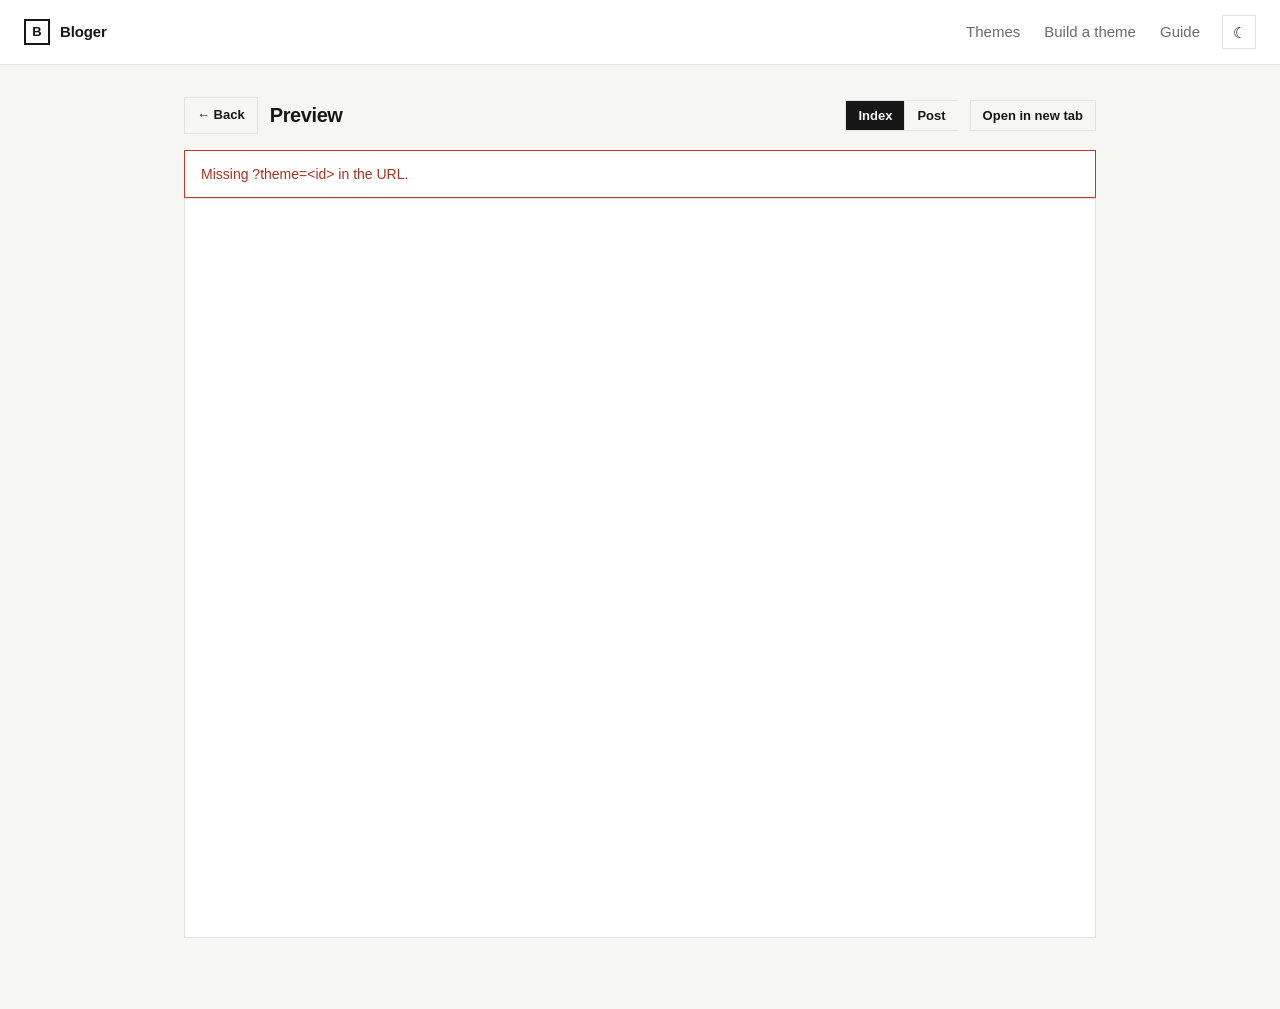
<file: preview.html>
<!DOCTYPE html>
<html lang="en">
<head>
  <meta charset="UTF-8">
  <meta name="viewport" content="width=device-width, initial-scale=1.0">
  <title>Preview — Bloger</title>
  <link rel="stylesheet" href="css/tool.css">
  <script src="js/theme-mode.js"></script>
  <style>
    .preview-frame {
      width: 100%;
      height: calc(100vh - 160px);
      border: 1px solid var(--tool-line);
      background: var(--tool-panel);
    }
    .preview-bar { display: flex; align-items: center; justify-content: space-between; gap: 12px; margin-bottom: 16px; flex-wrap: wrap; }
    .preview-bar-left { display: flex; align-items: center; gap: 12px; }
    .view-toggle { display: flex; }
    .view-toggle .btn { border-right: 0; }
    .view-toggle .btn.active { background: var(--tool-ink); color: var(--tool-bg); }
  </style>
</head>
<body>
  <header id="bloger-toolbar" class="toolbar"></header>

  <main class="page page-narrow">
    <div class="preview-bar">
      <div class="preview-bar-left">
        <a class="btn btn-sm btn-ghost" href="index.html">&larr; Back</a>
        <h1 class="page-title" style="margin:0;font-size:20px" id="theme-name">Preview</h1>
      </div>
      <div class="preview-bar-left">
        <div class="view-toggle" id="view-toggle">
          <button class="btn btn-ghost btn-sm active" data-view="index">Index</button>
          <button class="btn btn-ghost btn-sm" data-view="post">Post</button>
        </div>
        <button class="btn btn-sm btn-ghost" id="open-new-tab">Open in new tab</button>
      </div>
    </div>
    <div id="preview-error" class="msg err hidden"></div>
    <iframe id="preview-frame" class="preview-frame" title="Theme preview"></iframe>
  </main>

  <script src="js/theme.js"></script>
  <script src="js/design.js"></script>
  <script src="js/registry.js"></script>
  <script src="js/generator.js"></script>
  <script src="js/render.js"></script>
  <script src="js/scaffold.js"></script>
  <script src="js/common.js"></script>
  <script src="js/preview.js"></script>
</body>
</html>
</file>
<file: css/tool.css>
/* ============================================================
   Bloger — tool UI stylesheet (the editor UI itself, not themes)
   ============================================================ */

:root {
  --tool-bg: #f6f6f4;
  --tool-panel: #ffffff;
  --tool-ink: #171717;
  --tool-muted: #6b6b6b;
  --tool-line: #e3e3e0;
  --tool-soft: #f0f0ed;
  --tool-accent: #111111;
  --tool-accent-ink: #ffffff;
  --tool-warn: #ffffff;
  --radius: 0px;
}

/* ---------- colour mode: dark ---------- */
:root[data-theme="dark"] {
  --tool-bg: #141416;
  --tool-panel: #1d1d21;
  --tool-ink: #e8e8e6;
  --tool-muted: #9a9aa0;
  --tool-line: #2e2e34;
  --tool-soft: #26262b;
  --tool-accent: #f0f0ed;
  --tool-accent-ink: #171717;
  --tool-warn: #ff8a80;
}
:root[data-theme="dark"] .msg.ok  { border-color: #4caf50; color: #a5d6a7; }
:root[data-theme="dark"] .msg.err { border-color: #e57373; color: #ef9a9a; }

* { box-sizing: border-box; }

body {
  margin: 0;
  background: var(--tool-bg);
  color: var(--tool-ink);
  font: 15px/1.6 -apple-system, BlinkMacSystemFont, "Segoe UI", Roboto, Helvetica, Arial, sans-serif;
  -webkit-font-smoothing: antialiased;
}

a { color: inherit; }

/* ---------- top bar ---------- */
.toolbar {
  position: sticky;
  top: 0;
  z-index: 20;
  background: var(--tool-panel);
  border-bottom: 1px solid var(--tool-line);
}
.toolbar-inner {
  max-width: 1400px;
  margin: 0 auto;
  padding: 14px 24px;
  display: flex;
  align-items: center;
  justify-content: space-between;
  gap: 16px;
}
.brand { display: flex; align-items: center; gap: 10px; text-decoration: none; }
.brand-mark {
  width: 26px; height: 26px;
  border: 2px solid var(--tool-ink);
  display: inline-flex;
  align-items: center;
  justify-content: center;
  font-weight: 800;
  font-size: 13px;
}
.brand-name { font-weight: 800; letter-spacing: -0.01em; }
.toolbar-links { display: flex; gap: 4px; }
.toolbar-links a {
  color: var(--tool-muted);
  text-decoration: none;
  padding: 6px 10px;
}
.toolbar-links a:hover { color: var(--tool-ink); }

.toolbar-right { display: flex; align-items: center; gap: 12px; }
.theme-toggle {
  display: inline-flex;
  align-items: center;
  justify-content: center;
  width: 34px;
  height: 34px;
  border: 1px solid var(--tool-line);
  background: var(--tool-panel);
  color: var(--tool-ink);
  font-size: 15px;
  line-height: 1;
  cursor: pointer;
  transition: opacity .12s ease;
}
.theme-toggle:hover { border-color: var(--tool-ink); opacity: 1; }

/* ---------- layout ---------- */
.page { max-width: 1400px; margin: 0 auto; padding: 32px 24px 64px; }
.page-narrow { max-width: 960px; }

h1.page-title { font-size: 40px; letter-spacing: -0.02em; margin: 0 0 8px; }
p.page-sub { font-size: 16px; color: var(--tool-muted); margin: 0 0 24px; max-width: 800px; }

.section-title {
  font-size: 20px;
  letter-spacing: -0.01em;
  margin: 32px 0 16px;
  padding-bottom: 8px;
  border-bottom: 1px solid var(--tool-line);
}
.section-sub { color: var(--tool-muted); font-size: 14px; margin: -8px 0 20px; max-width: 760px; }
.section { margin-top: 20px; padding-top: 8px; border-top: 1px dashed var(--tool-line); }

/* ---------- theme grid ---------- */
.theme-grid {
  margin-top: 20px;
  display: grid;
  grid-template-columns: repeat(auto-fill, minmax(300px, 1fr));
  gap: 24px;
}
.theme-card {
  background: var(--tool-panel);
  border: 1px solid var(--tool-line);
  display: flex;
  flex-direction: column;
}
.theme-preview {
  position: relative;
  border-bottom: 1px solid var(--tool-line);
  background: var(--tool-panel);
  height: 240px;
  overflow: hidden;
}
.theme-preview iframe { width: 100%; height: 100%; border: 0; }
.theme-preview-label {
  position: absolute;
  top: 10px;
  left: 10px;
  background: rgba(0,0,0,.5);
  color: #fff;
  font-size: 11px;
  letter-spacing: .05em;
  text-transform: uppercase;
  padding: 3px 8px;
}
.theme-body { padding: 18px; display: flex; flex-direction: column; flex: 1; }
.theme-name { font-size: 20px; font-weight: 700; letter-spacing: -0.01em; margin: 0 0 4px; }
.theme-desc { color: var(--tool-muted); font-size: 14px; margin: 0 0 16px; flex: 1; }
.theme-actions { display: flex; gap: 10px; }
.theme-actions .btn { flex: 1; text-align: center; }

/* ---------- buttons ---------- */
.btn {
  display: inline-block;
  background: var(--tool-accent);
  color: var(--tool-accent-ink);
  border: 1px solid var(--tool-accent);
  border-radius: var(--radius, 0px);
  padding: 10px 18px;
  font-size: 14px;
  font-weight: 600;
  text-decoration: none;
  cursor: pointer;
  transition: opacity .12s ease;
}
.btn:hover { opacity: .85; }
.btn:disabled { opacity: .45; cursor: not-allowed; }
.btn-ghost {
  background: transparent;
  color: var(--tool-ink);
  border-color: var(--tool-line);
}
.btn-ghost:hover { border-color: var(--tool-ink); opacity: 1; }
.btn-sm { padding: 7px 12px; font-size: 13px; }

/* ---------- forms ---------- */
.field { margin-bottom: 18px; }
.field label { display: block; font-size: 13px; font-weight: 600; margin-bottom: 6px; }
.field .hint { font-size: 12px; color: var(--tool-muted); margin-top: 4px; }

/* design-token panel scope headers */
.design-scope-title {
  font-size: 13px;
  font-weight: 700;
  text-transform: uppercase;
  letter-spacing: .08em;
  color: var(--tool-muted);
  margin: 28px 0 12px;
  padding-bottom: 6px;
  border-bottom: 1px solid var(--tool-line);
}
.design-scope-title:first-child { margin-top: 4px; }
input[type="text"], input[type="url"], input[type="date"], input[type="number"], input[type="color"], textarea, select {
  width: 100%;
  background: var(--tool-panel);
  border: 1px solid var(--tool-line);
  border-radius: var(--radius, 0px);
  padding: 20px 12px;
  font: inherit;
  color: var(--tool-ink);
}
input[type="color"] {
  width: 56px;
  height: 40px;
  /* Let the native color swatch fill the whole control so it clips to the
     rounded shape instead of floating as a small inset box ("coin"). */
  padding: 0;
  border: 0;
  -webkit-appearance: none;
  appearance: none;
  background: none;
}
input[type="color"]::-webkit-color-swatch-wrapper { padding: 0; }
input[type="color"]::-webkit-color-swatch { border: 0; border-radius: var(--radius, 0px); }
input[type="color"]::-moz-color-swatch { border: 0; border-radius: var(--radius, 0px); }
textarea { resize: vertical; min-height: 90px; }
input:focus, textarea:focus, select:focus { outline: 2px solid var(--tool-ink); outline-offset: 0; }

/* ---------- posts editor ---------- */
.post-editor {
  border: 1px solid var(--tool-line);
  background: var(--tool-panel);
  margin-bottom: 16px;
}
.post-editor-head {
  display: flex;
  align-items: center;
  gap: 10px;
  padding: 12px 16px;
  background: var(--tool-soft);
  border-bottom: 1px solid var(--tool-line);
}
.post-editor-head input[type="text"] { flex: 1; }
.post-editor-head input[type="date"] { width: 150px; }
.row-actions { display: flex; justify-content: space-between; padding: 14px 16px; }
.block-rows { padding: 6px 16px 14px; }
.block-row { display: flex; gap: 10px; margin-bottom: 10px; align-items: flex-start; }
.block-row .type-select { width: 130px; flex-shrink: 0; }
.block-row textarea { flex: 1; min-height: 54px; }
.block-row .remove-block {
  flex-shrink: 0;
  background: none;
  border: 1px solid var(--tool-line);
  color: var(--tool-muted);
  width: 32px; height: 32px;
  cursor: pointer;
  font-size: 16px;
  line-height: 1;
}
.block-row .remove-block:hover { color: var(--tool-warn); border-color: var(--tool-warn); }
.block-legend { font-size: 12px; color: var(--tool-muted); padding: 0 16px 12px; }
.block-legend code { background: var(--tool-soft); padding: 1px 5px; }

/* ---------- status / messages ---------- */
.panel {
  background: var(--tool-panel);
  border: 1px solid var(--tool-line);
  padding: 18px;
}
.msg { margin-top: 16px; padding: 12px 16px; border: 1px solid var(--tool-line); background: var(--tool-panel); font-size: 14px; }
.msg.ok { border-color: #2c7a2c; color: #1f5e1f; }
.msg.err { border-color: #c0392b; color: #a93226; }
.hidden { display: none !important; }
/* An empty message never reserves space, even if its hidden state is not applied. */
.msg:empty { display: none; }

/* ---------- misc ---------- */
.muted { color: var(--tool-muted); }
.mono { font-family: ui-monospace, SFMono-Regular, Consolas, Menlo, monospace; font-size: 12px; }
.grid-2 { display: grid; grid-template-columns: 1fr 1fr; gap: 16px; }
@media (max-width: 700px) { .grid-2 { grid-template-columns: 1fr; } }
.toolbar-actions { display: flex; gap: 8px; }

/* ---------- footer ---------- */
.tool-footer { max-width: 1060px; margin: 0 auto; padding: 24px; border-top: 1px solid var(--tool-line); color: var(--tool-muted); font-size: 13px; display: flex; justify-content: space-between; gap: 12px; flex-wrap: wrap; }
</file>
<file: project-src/editor.css>
/* ============================================================
 * Bloger block editor styles — clean, Word-like.
 * Blocks are NOT wrapped in boxes; only a subtle hover toolbar
 * appears beside the focused row.
 * ============================================================ */

.be-root {
  position: relative;
}

/* ----- rows: no boxes, generous spacing ----- */
.be-row {
  position: relative;
  padding: 2px 0;
  margin: 2px 0;
}
.be-row:hover { background: rgba(0, 0, 0, 0.02); }

/* ----- contenteditable text ----- */
.be-content {
  min-height: 1.6em;
  outline: none;
  padding: 4px 2px;
  font-size: 15px;
  line-height: 1.7;
  color: #1a1a1a;
  border: 1px solid transparent;
}
.be-content:focus { border-color: transparent; }
.be-paragraph .be-content { font-size: 15px; }
.be-heading .be-content { font-weight: 700; }
.be-heading[data-level="1"] .be-content { font-size: 26px; line-height: 1.3; }
.be-heading[data-level="2"] .be-content { font-size: 22px; line-height: 1.3; }
.be-heading[data-level="3"] .be-content { font-size: 18px; }
.be-quote .be-content {
  font-style: italic;
  color: #555;
  border-left: 3px solid #bbb;
  padding-left: 12px;
}
.be-code .be-content {
  font-family: ui-monospace, SFMono-Regular, Consolas, Menlo, monospace;
  font-size: 13px;
  background: #f4f4f4;
  padding: 10px 12px;
  white-space: pre-wrap;
  min-height: 2.5em;
}
.be-code .be-content:focus { outline: 1px solid #ccc; }

/* ----- hover toolbar (up/down/delete) ----- */
.be-bar {
  position: absolute;
  right: 100%;
  top: 6px;
  display: none;
  gap: 2px;
  padding-right: 6px;
  white-space: nowrap;
}
.be-row:hover .be-bar, .be-row:focus-within .be-bar { display: inline-flex; }
.be-tool {
  background: #fff;
  border: 1px solid #ddd;
  color: #555;
  font-size: 11px;
  line-height: 1;
  padding: 4px 6px;
  cursor: pointer;
}
.be-tool:hover { background: #eee; color: #111; }
.be-del:hover { color: #b54708; border-color: #b54708; }

/* ----- list block ----- */
.be-list { padding-left: 6px; }
.be-list-item {
  outline: none;
  min-height: 1.6em;
  padding: 3px 2px;
  position: relative;
  margin-left: 18px;
}
.be-list-item::before {
  position: absolute;
  left: -18px;
  content: "•";
  color: #888;
}
.be-list[data-ordered="1"] .be-list-item::before { content: none; }
.be-list-item:focus { border-color: transparent; }

/* ----- table ----- */
.be-table-wrap { overflow-x: auto; }
.be-table { border-collapse: collapse; width: 100%; margin: 4px 0; }
.be-cell {
  border: 1px solid #ddd;
  min-width: 80px;
  padding: 6px 8px;
  font-size: 14px;
  outline: none;
}
.be-cell:focus { background: #f7f7f7; }
.be-table-tools { display: flex; gap: 6px; margin: 2px 0 6px; }

/* ----- image ----- */
.be-img-url, .be-img-caption {
  display: block;
  width: 100%;
  border: 1px solid #ddd;
  padding: 8px 10px;
  font-size: 14px;
  margin: 3px 0;
  box-sizing: border-box;
}
.be-img-url:focus, .be-img-caption:focus { outline: none; border-color: #888; }
.be-img-preview img { max-width: 100%; max-height: 320px; display: block; margin: 6px 0; }

/* ----- divider ----- */
.be-divider {
  border-top: 2px solid #ccc;
  margin: 14px 0;
}

/* ----- slash menu ----- */
.be-slash {
  position: fixed;
  z-index: 9999;
  background: #fff;
  border: 1px solid #ddd;
  box-shadow: 0 8px 24px rgba(0, 0, 0, 0.12);
  max-height: 320px;
  overflow-y: auto;
  width: 260px;
  padding: 6px;
}
.be-slash-item {
  display: flex;
  align-items: baseline;
  justify-content: space-between;
  gap: 12px;
  width: 100%;
  background: none;
  border: 0;
  padding: 8px 10px;
  text-align: left;
  cursor: pointer;
}
.be-slash-item:hover { background: #f2f2f2; }
.be-slash-label { font-size: 14px; font-weight: 600; color: #1a1a1a; }
.be-slash-hint { font-size: 12px; color: #888; }
</file>
